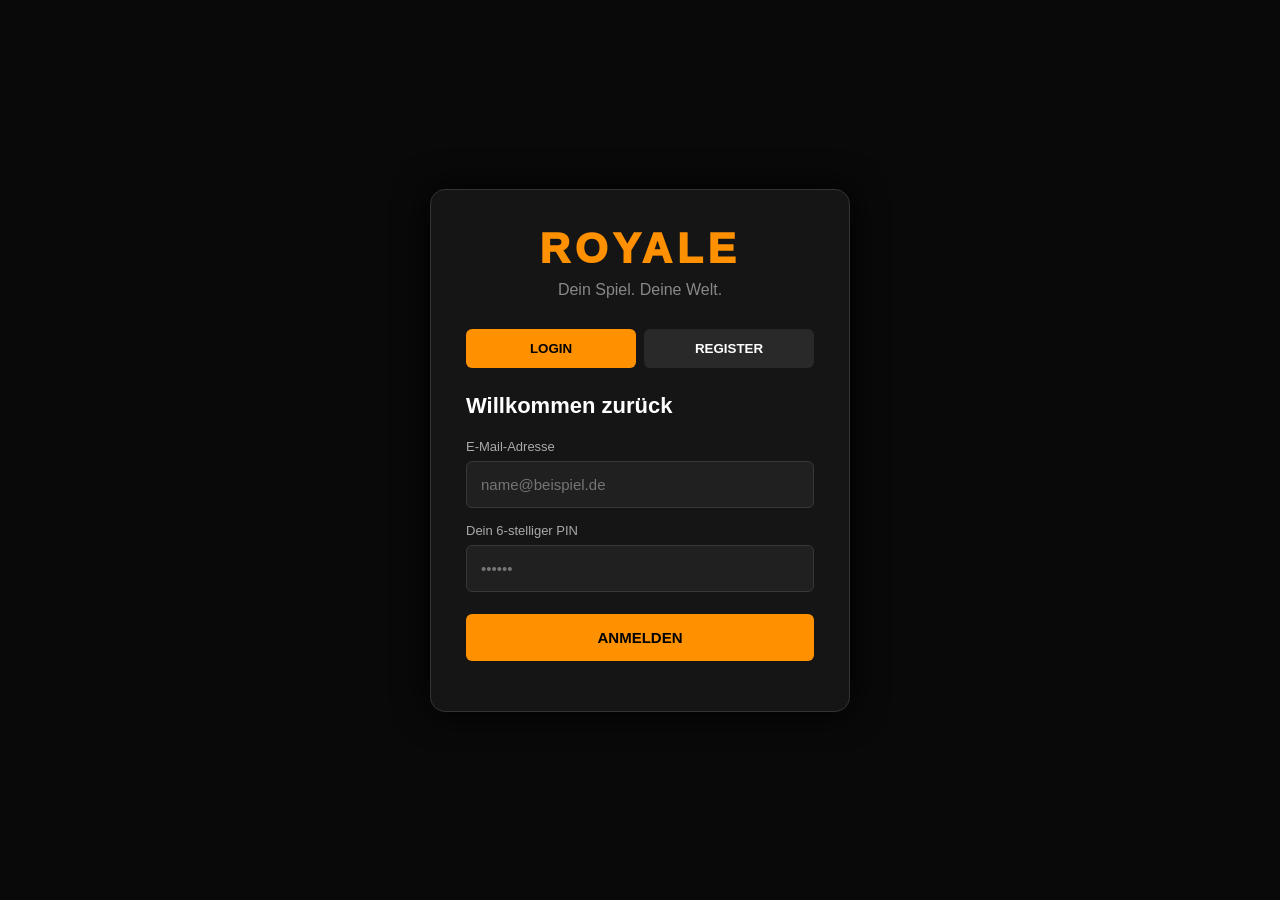
<file: index.html>
<!DOCTYPE html>
<html lang="de">
<head>
<meta charset="UTF-8">
<meta name="viewport" content="width=device-width, initial-scale=1.0">
<title>ROYALE – Konto</title>

<style>
* {
    box-sizing: border-box;
    margin: 0;
    padding: 0;
}

body {
    min-height: 100vh;
    display: flex;
    justify-content: center;
    align-items: center;
    background: #090909;
    color: white;
    font-family: Arial, sans-serif;
    padding: 20px;
}

.container {
    width: 100%;
    max-width: 420px;
    padding: 35px;
    background: #151515;
    border: 1px solid #333;
    border-radius: 15px;
    box-shadow: 0 0 35px #000;
}

.logo {
    text-align: center;
    font-size: 42px;
    font-weight: 1000;
    letter-spacing: 5px;
    color: #ff9000;
    margin-bottom: 8px;
}

.subtitle {
    text-align: center;
    color: #888;
    margin-bottom: 30px;
}

.tabs {
    display: flex;
    gap: 8px;
    margin-bottom: 25px;
}

.tabs button {
    flex: 1;
    padding: 12px;
    border: none;
    border-radius: 6px;
    background: #292929;
    color: white;
    cursor: pointer;
    font-weight: bold;
}

.tabs button.active {
    background: #ff9000;
    color: black;
}

h2 {
    margin-bottom: 20px;
    font-size: 22px;
}

label.field-label {
    display: block;
    color: #aaa;
    font-size: 13px;
    margin: 15px 0 7px;
}

input[type="email"],
input[type="password"],
input[type="text"] {
    width: 100%;
    padding: 14px;
    border: 1px solid #383838;
    border-radius: 6px;
    background: #202020;
    color: white;
    outline: none;
    font-size: 15px;
}

input:focus {
    border-color: #ff9000;
}

.pin-note {
    color: #999;
    font-size: 12px;
    margin-top: 7px;
    line-height: 1.5;
}

.warning {
    margin-top: 15px;
    padding: 12px;
    background: #2b1c0c;
    border: 1px solid #704000;
    border-radius: 6px;
    color: #ffbd69;
    font-size: 13px;
    line-height: 1.5;
}

.terms-area {
    margin-top: 20px;
    padding: 14px;
    background: #202020;
    border-radius: 7px;
}

.terms-link {
    display: inline-block;
    color: #ff9b20;
    text-decoration: none;
    font-size: 13px;
    margin-bottom: 12px;
}

.terms-link:hover {
    text-decoration: underline;
}

.checkbox-row {
    display: flex;
    gap: 10px;
    align-items: flex-start;
    color: #ccc;
    font-size: 13px;
    line-height: 1.5;
}

.checkbox-row input {
    margin-top: 3px;
    accent-color: #ff9000;
}

.checkbox-row input:disabled {
    cursor: not-allowed;
}

.status {
    color: #999;
    font-size: 12px;
    margin-top: 10px;
    line-height: 1.5;
}

.main-button {
    width: 100%;
    padding: 15px;
    margin-top: 22px;
    border: none;
    border-radius: 6px;
    background: #ff9000;
    color: black;
    font-weight: bold;
    font-size: 15px;
    cursor: pointer;
}

.main-button:disabled {
    background: #494949;
    color: #888;
    cursor: not-allowed;
}

.hidden {
    display: none;
}

.message {
    margin-top: 15px;
    color: #ffbd69;
    font-size: 13px;
    line-height: 1.5;
}
</style>
</head>

<body>

<div class="container">

    <div class="logo">ROYALE</div>
    <div class="subtitle">Dein Spiel. Deine Welt.</div>

    <div class="tabs">
        <button id="loginTab" class="active" type="button">LOGIN</button>
        <button id="registerTab" type="button">REGISTER</button>
    </div>

    <!-- LOGIN -->
    <form id="loginForm">

        <h2>Willkommen zurück</h2>

        <label class="field-label" for="loginEmail">E-Mail-Adresse</label>
        <input
            type="email"
            id="loginEmail"
            placeholder="name@beispiel.de"
            required
        >

        <label class="field-label" for="loginPin">Dein 6-stelliger PIN</label>
        <input
            type="password"
            id="loginPin"
            placeholder="••••••"
            inputmode="numeric"
            maxlength="6"
            pattern="[0-9]{6}"
            required
        >

        <button class="main-button" type="submit">ANMELDEN</button>

        <div id="loginMessage" class="message"></div>

    </form>

    <!-- REGISTRIERUNG -->
    <form id="registerForm" class="hidden">

        <h2>Konto erstellen</h2>

        <label class="field-label" for="registerEmail">E-Mail-Adresse</label>
        <input
            type="email"
            id="registerEmail"
            placeholder="name@beispiel.de"
            required
        >

        <label class="field-label" for="registerPin">Neuen 6-stelligen PIN erstellen</label>
        <input
            type="password"
            id="registerPin"
            placeholder="••••••"
            inputmode="numeric"
            maxlength="6"
            pattern="[0-9]{6}"
            required
        >

        <label class="field-label" for="registerPinRepeat">PIN wiederholen</label>
        <input
            type="password"
            id="registerPinRepeat"
            placeholder="••••••"
            inputmode="numeric"
            maxlength="6"
            pattern="[0-9]{6}"
            required
        >

        <div class="pin-note">
            Dein PIN muss aus genau sechs Ziffern bestehen.
        </div>

        <div class="warning">
            <strong>Wichtig:</strong> Es gibt keine PIN-Zurücksetzung.
            Bewahre deinen PIN sicher auf.
        </div>

        <div class="terms-area">

            <a href="bedingungen.html" class="terms-link" id="termsLink">
                Bedingungen lesen →
            </a>

            <label class="checkbox-row">
                <input
                    type="checkbox"
                    id="termsCheck"
                    disabled
                >
                <span>
                    Ich habe die Bedingungen gelesen und akzeptiere sie.
                </span>
            </label>

            <div class="status" id="termsStatus">
                Lies zuerst die Bedingungen vollständig bis zum Ende.
            </div>

        </div>

        <button
            class="main-button"
            id="registerButton"
            type="submit"
            disabled
        >
            KONTO ERSTELLEN
        </button>

        <div id="registerMessage" class="message"></div>

    </form>

</div>

<script>
const loginTab = document.getElementById("loginTab");
const registerTab = document.getElementById("registerTab");

const loginForm = document.getElementById("loginForm");
const registerForm = document.getElementById("registerForm");

const termsCheck = document.getElementById("termsCheck");
const termsStatus = document.getElementById("termsStatus");
const registerButton = document.getElementById("registerButton");


// Zwischen Login und Registrierung wechseln

function showLogin() {
    loginForm.classList.remove("hidden");
    registerForm.classList.add("hidden");

    loginTab.classList.add("active");
    registerTab.classList.remove("active");
}

function showRegister() {
    loginForm.classList.add("hidden");
    registerForm.classList.remove("hidden");

    loginTab.classList.remove("active");
    registerTab.classList.add("active");
}

loginTab.addEventListener("click", showLogin);
registerTab.addEventListener("click", showRegister);


// Bedingungen wurden vollständig gelesen?

function checkTermsRead() {
    const read = sessionStorage.getItem("royaleTermsRead") === "yes";

    if (read) {
        termsCheck.disabled = false;

        termsStatus.textContent =
            "Bedingungen gelesen. Setze jetzt selbst den Haken.";

        termsStatus.style.color = "#ffbd69";
    }
}


// Beim Zurückkehren von bedingungen.html prüfen

window.addEventListener("pageshow", checkTermsRead);
window.addEventListener("focus", checkTermsRead);


// Checkbox muss ausdrücklich angehakt werden

termsCheck.addEventListener("change", function() {

    registerButton.disabled = !(
        termsCheck.disabled === false &&
        termsCheck.checked === true
    );

    if (termsCheck.checked) {
        termsStatus.textContent =
            "Akzeptiert. Du kannst jetzt dein Konto erstellen.";

        termsStatus.style.color = "#7bd88f";
    } else {
        termsStatus.textContent =
            "Du musst die Bedingungen akzeptieren.";

        termsStatus.style.color = "#ffbd69";
    }
});


// Registrierung

registerForm.addEventListener("submit", function(event) {
    event.preventDefault();

    const email = document.getElementById("registerEmail").value.trim();
    const pin = document.getElementById("registerPin").value;
    const pinRepeat = document.getElementById("registerPinRepeat").value;

    const message = document.getElementById("registerMessage");

    // Bedingungen müssen gelesen und angehakt sein

    if (
        termsCheck.disabled ||
        !termsCheck.checked
    ) {
        message.textContent =
            "Bitte lies und akzeptiere zuerst die Bedingungen.";
        return;
    }

    // PIN prüfen

    if (!/^[0-9]{6}$/.test(pin)) {
        message.textContent =
            "Dein PIN muss genau sechs Ziffern haben.";
        return;
    }

    if (pin !== pinRepeat) {
        message.textContent =
            "Die beiden PINs stimmen nicht überein.";
        return;
    }

    message.textContent =
        "Die Benutzeroberfläche ist bereit. Für echte Konten fehlen noch ein sicherer Server und eine Datenbank.";
});


// Login-Demo

loginForm.addEventListener("submit", function(event) {
    event.preventDefault();

    document.getElementById("loginMessage").textContent =
        "Die echte Anmeldung wird später mit dem ROYALE-Server verbunden.";
});


// PIN-Felder nur mit Ziffern

document.querySelectorAll('input[inputmode="numeric"]').forEach(input => {
    input.addEventListener("input", function() {
        this.value = this.value.replace(/[^0-9]/g, "").slice(0, 6);
    });
});


// Beim Öffnen der Seite den Button immer gesperrt lassen

registerButton.disabled = true;
</script>

</body>
</html>
</file>
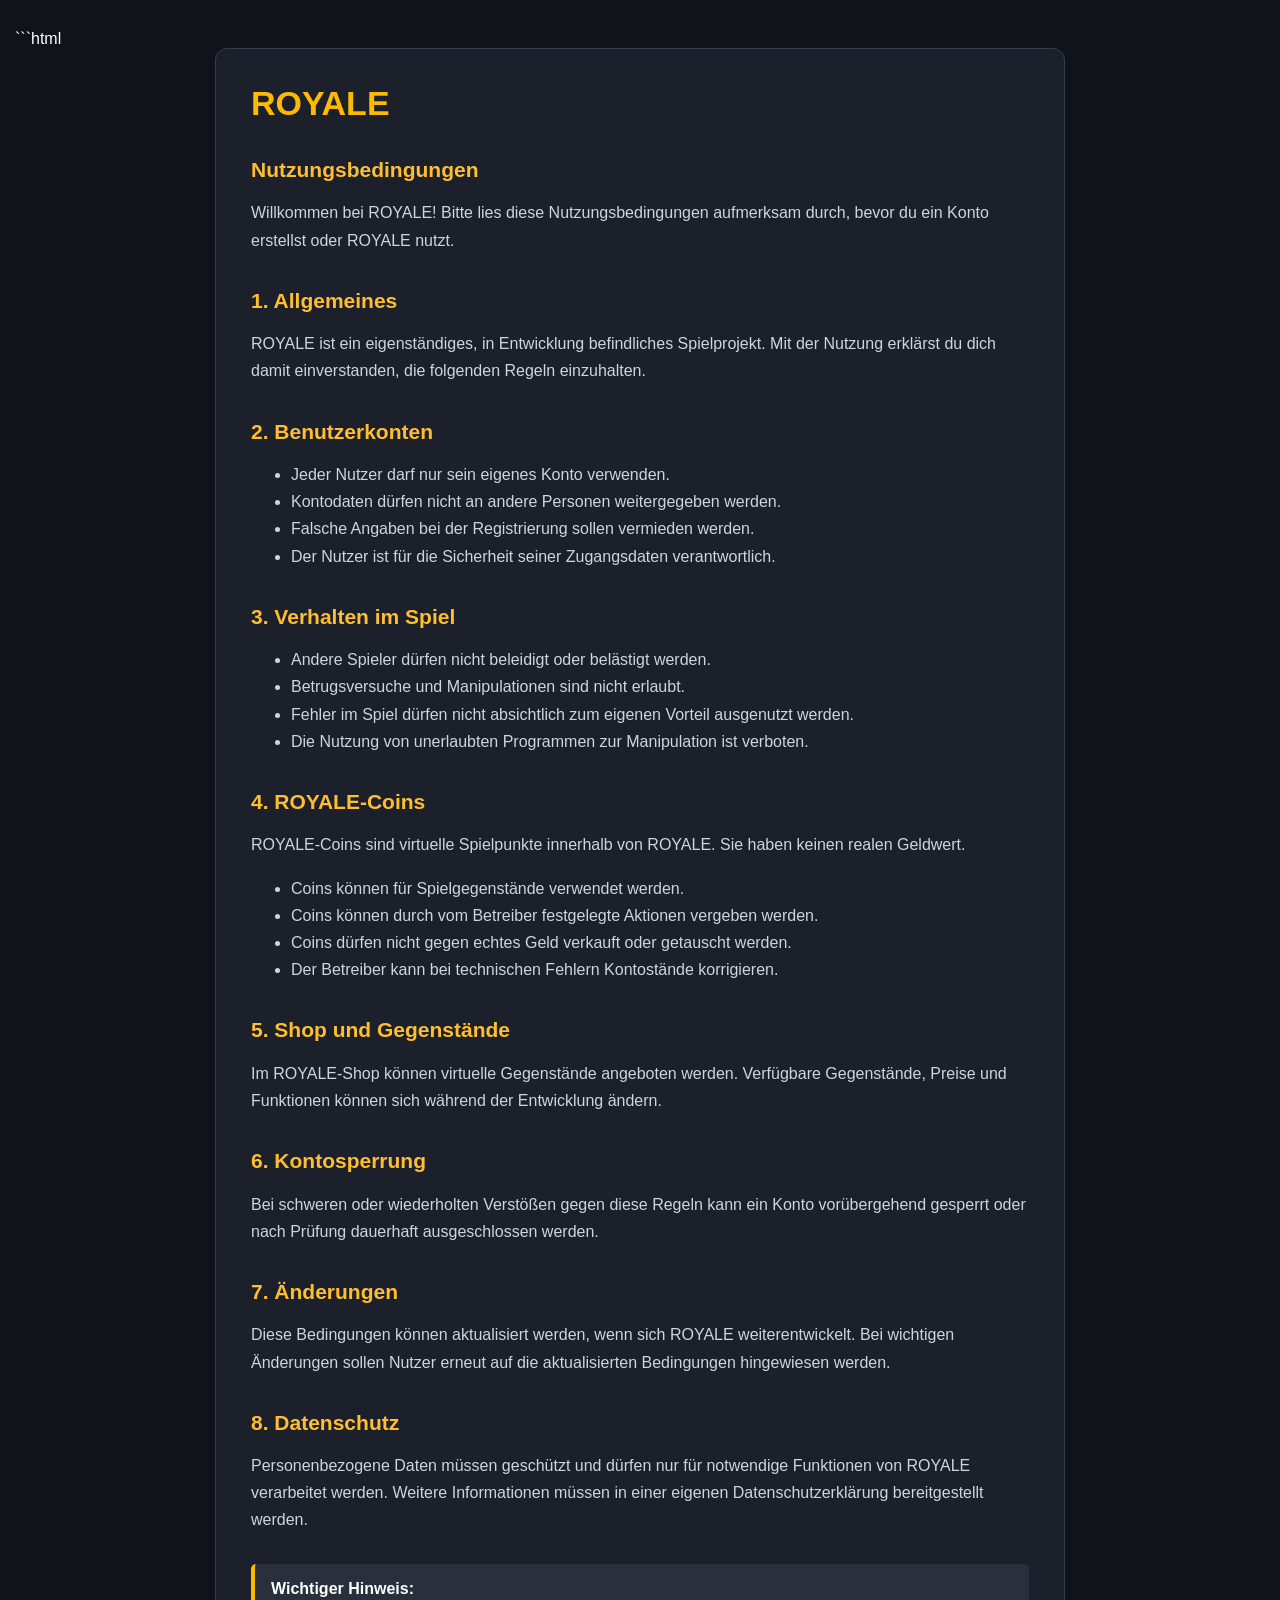
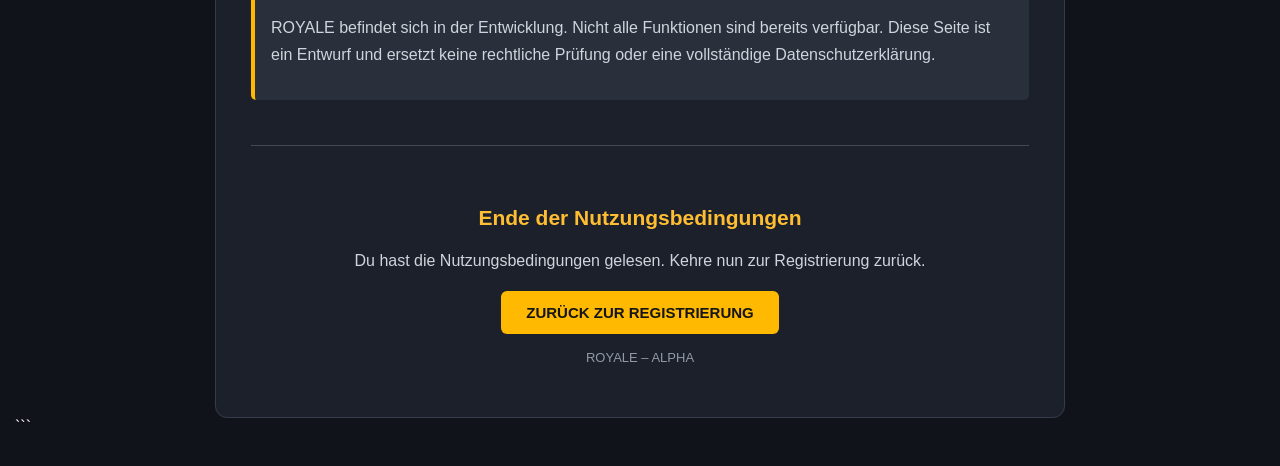
<file: bedingungen.html>
```html
<!DOCTYPE html>
<html lang="de">
<head>
    <meta charset="UTF-8">
    <meta name="viewport" content="width=device-width, initial-scale=1.0">
    <title>ROYALE – Nutzungsbedingungen</title>

    <style>
        * {
            box-sizing: border-box;
        }

        body {
            margin: 0;
            padding: 30px 15px;
            background: #10131a;
            color: white;
            font-family: Arial, sans-serif;
        }

        .container {
            max-width: 850px;
            margin: auto;
            padding: 35px;
            background: #1b202b;
            border: 1px solid #353d4c;
            border-radius: 12px;
        }

        h1 {
            font-size: 34px;
            margin-top: 0;
            color: #ffb900;
        }

        h2 {
            margin-top: 35px;
            color: #ffbd32;
            font-size: 21px;
        }

        p, li {
            color: #d0d4dc;
            line-height: 1.7;
        }

        .notice {
            margin-top: 30px;
            padding: 16px;
            background: #292f3b;
            border-left: 4px solid #ffb900;
            border-radius: 5px;
        }

        .bottom {
            margin-top: 45px;
            padding-top: 25px;
            border-top: 1px solid #414957;
            text-align: center;
        }

        .bottom button {
            padding: 13px 25px;
            background: #ffb900;
            color: #151515;
            border: none;
            border-radius: 6px;
            font-weight: bold;
            font-size: 15px;
            cursor: pointer;
        }

        .bottom button:hover {
            background: #ffd15b;
        }

        a {
            color: #ffbd32;
        }

        .small {
            font-size: 13px;
            color: #9299a7;
        }
    </style>
</head>

<body>

<div class="container">

    <h1>ROYALE</h1>
    <h2>Nutzungsbedingungen</h2>

    <p>
        Willkommen bei ROYALE! Bitte lies diese Nutzungsbedingungen
        aufmerksam durch, bevor du ein Konto erstellst oder ROYALE nutzt.
    </p>

    <h2>1. Allgemeines</h2>

    <p>
        ROYALE ist ein eigenständiges, in Entwicklung befindliches
        Spielprojekt. Mit der Nutzung erklärst du dich damit einverstanden,
        die folgenden Regeln einzuhalten.
    </p>

    <h2>2. Benutzerkonten</h2>

    <ul>
        <li>Jeder Nutzer darf nur sein eigenes Konto verwenden.</li>
        <li>Kontodaten dürfen nicht an andere Personen weitergegeben werden.</li>
        <li>Falsche Angaben bei der Registrierung sollen vermieden werden.</li>
        <li>Der Nutzer ist für die Sicherheit seiner Zugangsdaten verantwortlich.</li>
    </ul>

    <h2>3. Verhalten im Spiel</h2>

    <ul>
        <li>Andere Spieler dürfen nicht beleidigt oder belästigt werden.</li>
        <li>Betrugsversuche und Manipulationen sind nicht erlaubt.</li>
        <li>Fehler im Spiel dürfen nicht absichtlich zum eigenen Vorteil ausgenutzt werden.</li>
        <li>Die Nutzung von unerlaubten Programmen zur Manipulation ist verboten.</li>
    </ul>

    <h2>4. ROYALE-Coins</h2>

    <p>
        ROYALE-Coins sind virtuelle Spielpunkte innerhalb von ROYALE.
        Sie haben keinen realen Geldwert.
    </p>

    <ul>
        <li>Coins können für Spielgegenstände verwendet werden.</li>
        <li>Coins können durch vom Betreiber festgelegte Aktionen vergeben werden.</li>
        <li>Coins dürfen nicht gegen echtes Geld verkauft oder getauscht werden.</li>
        <li>Der Betreiber kann bei technischen Fehlern Kontostände korrigieren.</li>
    </ul>

    <h2>5. Shop und Gegenstände</h2>

    <p>
        Im ROYALE-Shop können virtuelle Gegenstände angeboten werden.
        Verfügbare Gegenstände, Preise und Funktionen können sich während
        der Entwicklung ändern.
    </p>

    <h2>6. Kontosperrung</h2>

    <p>
        Bei schweren oder wiederholten Verstößen gegen diese Regeln kann
        ein Konto vorübergehend gesperrt oder nach Prüfung dauerhaft
        ausgeschlossen werden.
    </p>

    <h2>7. Änderungen</h2>

    <p>
        Diese Bedingungen können aktualisiert werden, wenn sich ROYALE
        weiterentwickelt. Bei wichtigen Änderungen sollen Nutzer erneut
        auf die aktualisierten Bedingungen hingewiesen werden.
    </p>

    <h2>8. Datenschutz</h2>

    <p>
        Personenbezogene Daten müssen geschützt und dürfen nur für
        notwendige Funktionen von ROYALE verarbeitet werden.
        Weitere Informationen müssen in einer eigenen Datenschutzerklärung
        bereitgestellt werden.
    </p>

    <div class="notice">
        <strong>Wichtiger Hinweis:</strong>
        <p>
            ROYALE befindet sich in der Entwicklung. Nicht alle Funktionen
            sind bereits verfügbar. Diese Seite ist ein Entwurf und ersetzt
            keine rechtliche Prüfung oder eine vollständige Datenschutzerklärung.
        </p>
    </div>

    <div class="bottom">

        <h2>Ende der Nutzungsbedingungen</h2>

        <p>
            Du hast die Nutzungsbedingungen gelesen.
            Kehre nun zur Registrierung zurück.
        </p>

        <button onclick="history.back()">
            ZURÜCK ZUR REGISTRIERUNG
        </button>

        <p class="small">
            ROYALE – ALPHA
        </p>

    </div>

</div>

</body>
</html>
```
</file>
